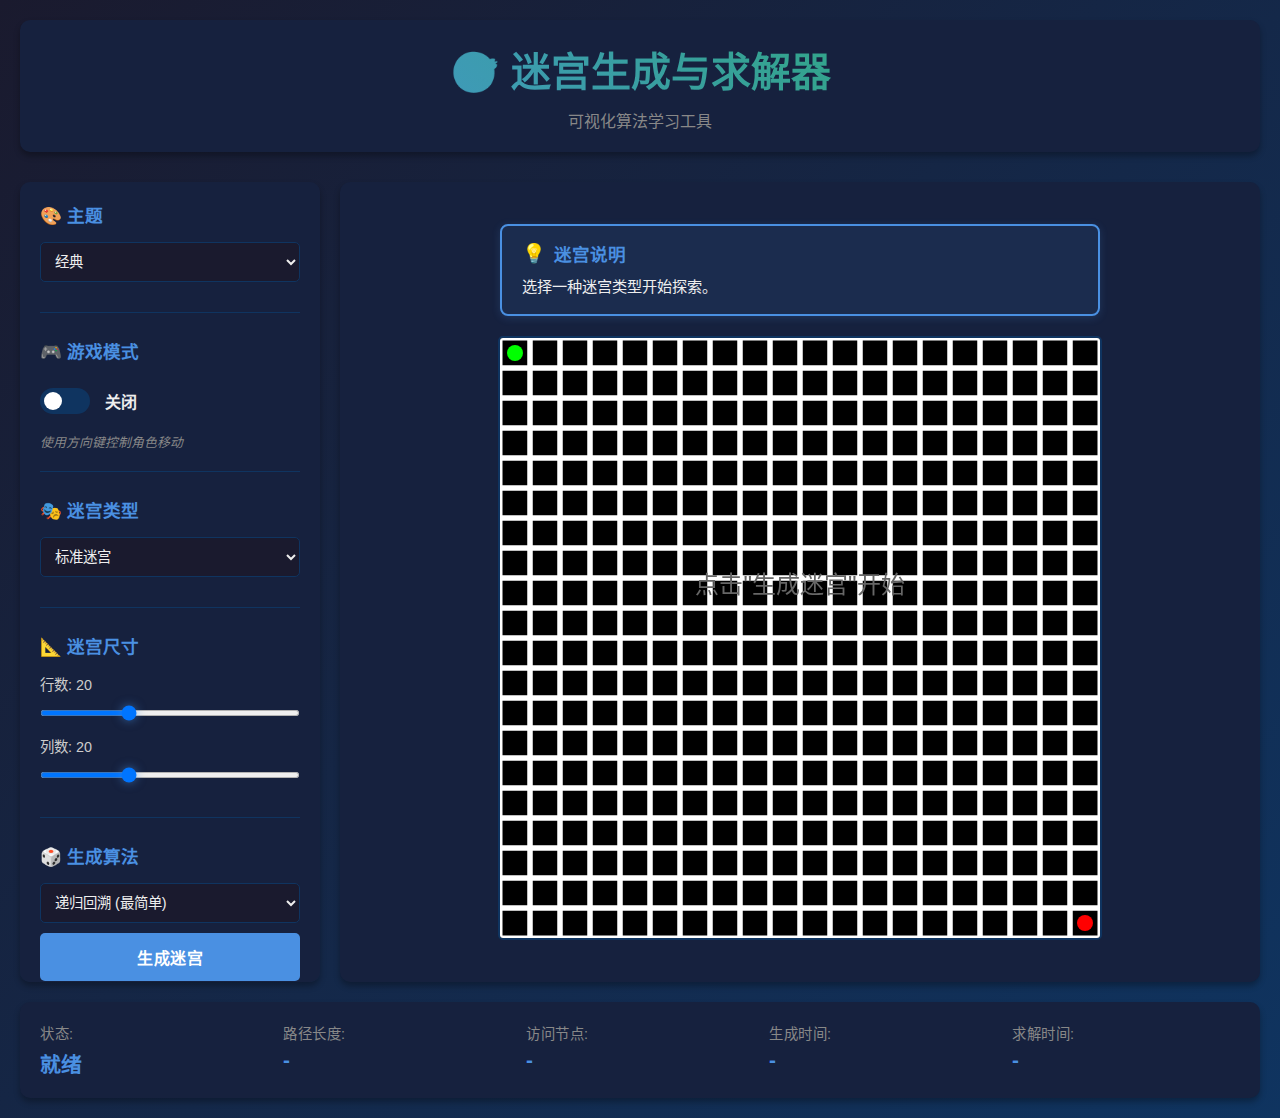
<file: index.html>
<!DOCTYPE html>
<html lang="zh-CN">
<head>
    <meta charset="UTF-8">
    <meta name="viewport" content="width=device-width, initial-scale=1.0">
    <title>迷宫生成与求解器</title>
    <link rel="stylesheet" href="css/style.css">
</head>
<body>
    <div class="container">
        <header>
            <h1>🎯 迷宫生成与求解器</h1>
            <p class="subtitle">可视化算法学习工具</p>
        </header>

        <div class="main-content">
            <div class="controls-panel">
                <div class="control-section">
                    <h3>🎨 主题</h3>
                    <select id="themeSelect" class="control-select">
                        <option value="classic">经典</option>
                        <option value="neon">霜虹</option>
                        <option value="nature">自然</option>
                        <option value="cyberpunk">赛博朋克</option>
                        <option value="minimal">极简</option>
                    </select>
                </div>

                <div class="control-section">
                    <h3>🎮 游戏模式</h3>
                    <div class="game-mode-toggle">
                        <label class="toggle-switch">
                            <input type="checkbox" id="gameModeToggle">
                            <span class="toggle-slider"></span>
                        </label>
                        <span id="gameModeStatus" class="toggle-label">关闭</span>
                    </div>
                    <p class="toggle-hint">使用方向键控制角色移动</p>
                    <p class="toggle-hint" id="stairsHint" style="display: none;">PageUp/PageDown 或 U/D 键上下楼梯</p>
                    <p class="hex-controls-hint" id="hexControlsHint">六边形迷宫：使用WASD键和QE键移动</p>
                </div>

                <div class="control-section">
                    <h3>🎭️ 迷宫类型</h3>
                    <select id="mazeTypeSelect" class="control-select">
                        <option value="standard">标准迷宫</option>
                        <option value="multilayer">多层3D迷宫</option>
                        <option value="weighted">加权迷宫</option>
                        <option value="dynamic">动态迷宫</option>
                        <option value="hex">六边形迷宫</option>
                        <option value="circular">环形迷宫</option>
                        <!--
                        <option value="island">岛屿迷宫</option>
                    -->
                        <option value="portal">传送门迷宫</option>
                        <option value="quantum">量子迷宫</option>
                        <option value="relativity">相对论迷宫</option>
                        <option value="4d">四维迷宫</option>
                        <option value="chaos">混沌迷宫</option>
                        <option value="infinite">无限迷宫</option>
                    </select>
                    <div class="control-group" id="layersControl" style="display:none; margin-top: 10px;">
                        <label>层数: <span id="layersValue">3</span></label>
                        <input type="range" id="layersInput" min="2" max="10" value="3">
                        <div class="layer-nav" style="margin-top: 10px; display: flex; gap: 5px;">
                            <button id="prevLayerBtn" class="btn btn-info" style="flex: 1; padding: 8px;">← 上一层</button>
                            <button id="nextLayerBtn" class="btn btn-info" style="flex: 1; padding: 8px;">下一层 →</button>
                        </div>
                    </div>
                    <div class="control-group" id="ringsControl" style="display:none; margin-top: 10px;">
                        <label>环数: <span id="ringsValue">10</span></label>
                        <input type="range" id="ringsInput" min="3" max="50" value="10">
                    </div>
                </div>

                <div class="control-section">
                    <h3>📐 迷宫尺寸</h3>
                    <div class="control-group">
                        <label>行数: <span id="rowsValue">20</span></label>
                        <input type="range" id="rowsInput" min="5" max="50" value="20">
                    </div>
                    <div class="control-group">
                        <label>列数: <span id="colsValue">20</span></label>
                        <input type="range" id="colsInput" min="5" max="50" value="20">
                    </div>
                </div>

                <div class="control-section">
                    <h3>🎲 生成算法</h3>
                    <select id="generatorSelect" class="control-select">
                        <option value="recursiveBacktracking">递归回溯 (最简单)</option>
                        <option value="prim">Prim算法</option>
                        <option value="kruskal">Kruskal算法</option>
                        <option value="recursiveDivision">递归分割</option>
                        <option value="wilson">Wilson算法</option>
                        <option value="eller">Eller算法</option>
                        <option value="binaryTree">二叉树</option>
                        <option value="sidewinder">Sidewinder</option>
                    </select>
                    <button id="generateBtn" class="btn btn-primary">生成迷宫</button>
                </div>

                <div class="control-section">
                    <h3>🔍 求解算法</h3>
                    <select id="solverSelect" class="control-select">
                        <option value="bfs">广度优先搜索 (BFS)</option>
                        <option value="dfs">深度优先搜索 (DFS)</option>
                        <option value="astar">A* 算法</option>
                        <option value="dijkstra">Dijkstra算法</option>
                        <option value="bidirectionalBFS">双向BFS</option>
                        <option value="greedy">贪心最佳优先</option>
                        <option value="jps">跳点搜索 (JPS)</option>
                    </select>
                    <button id="solveBtn" class="btn btn-success">求解迷宫</button>
                </div>

                <div class="control-section">
                    <h3>⚡ 动画速度</h3>
                    <div class="speed-controls">
                        <button class="btn-speed" data-speed="1">极慢</button>
                        <button class="btn-speed" data-speed="5">慢</button>
                        <button class="btn-speed active" data-speed="10">中</button>
                        <button class="btn-speed" data-speed="20">快</button>
                        <button class="btn-speed" data-speed="0">瞬间</button>
                    </div>
                </div>

                <div class="control-section">
                    <h3>🎮 操作</h3>
                    <button id="clearBtn" class="btn btn-warning">清除路径</button>
                    <button id="resetBtn" class="btn btn-danger">重置迷宫</button>
                    <button id="exportBtn" class="btn btn-info">导出PNG</button>
                </div>

                <div class="control-section">
                    <h3>🛠️ 高级功能</h3>
                    <button id="compareBtn" class="btn btn-info">算法对比</button>
                    <button id="distanceMapBtn" class="btn btn-info">距离图</button>
                    <button id="editorBtn" class="btn btn-warning">手动编辑</button>
                    <button id="fogModeBtn" class="btn btn-success">迷雾模式</button>
                    <button id="timeTrialBtn" class="btn btn-danger">限时挑战</button>
                </div>

                <div class="control-section">
                    <h3>🚀 扩展功能</h3>
                    <button id="exportJSONBtn" class="btn btn-info">导出JSON</button>
                    <button id="exportSVGBtn" class="btn btn-info">导出SVG</button>
                    <button id="heatmapBtn" class="btn btn-warning">热力图</button>
                </div>
            </div>

            <div class="canvas-section">
                <div class="maze-description" id="mazeDescription">
                    <h3 id="mazeDescTitle">迷宫说明</h3>
                    <p id="mazeDescText">选择一种迷宫类型开始探索。</p>
                </div>
                <canvas id="mazeCanvas"></canvas>
                <div class="canvas-overlay" id="canvasOverlay">
                    <p>点击"生成迷宫"开始</p>
                </div>
            </div>
        </div>

        <div class="info-panel">
            <div class="info-item">
                <span class="info-label">状态:</span>
                <span id="statusText" class="info-value">就绪</span>
            </div>
            <div class="info-item">
                <span class="info-label">路径长度:</span>
                <span id="pathLength" class="info-value">-</span>
            </div>
            <div class="info-item">
                <span class="info-label">访问节点:</span>
                <span id="visitedNodes" class="info-value">-</span>
            </div>
            <div class="info-item">
                <span class="info-label">生成时间:</span>
                <span id="genTime" class="info-value">-</span>
            </div>
            <div class="info-item">
                <span class="info-label">求解时间:</span>
                <span id="solveTime" class="info-value">-</span>
            </div>
        </div>
    </div>

    <!-- 核心系统 -->
    <script src="js/maze.js"></script>
    <script src="js/generator.js"></script>
    <script src="js/solver.js"></script>
    <script src="js/renderer.js"></script>
    
    <!-- 第7阶段：高级扩展 -->
    <script src="js/extensions-advanced.js"></script>
    
    <!-- 第8阶段：复杂迷宫 -->
    <script src="js/complex-mazes.js"></script>
    <script src="js/complex-renderer.js"></script>
    
    <!-- 第9阶段：超复杂迷宫 -->
    <script src="js/advanced-mazes.js"></script>
    
    <!-- 控制器和主应用 -->
    <script src="js/extensions.js"></script>
    <script src="js/main-controller.js"></script>
    <!-- controls.js 已被 main-controller.js 替代 -->
</body>
</html>
</file>
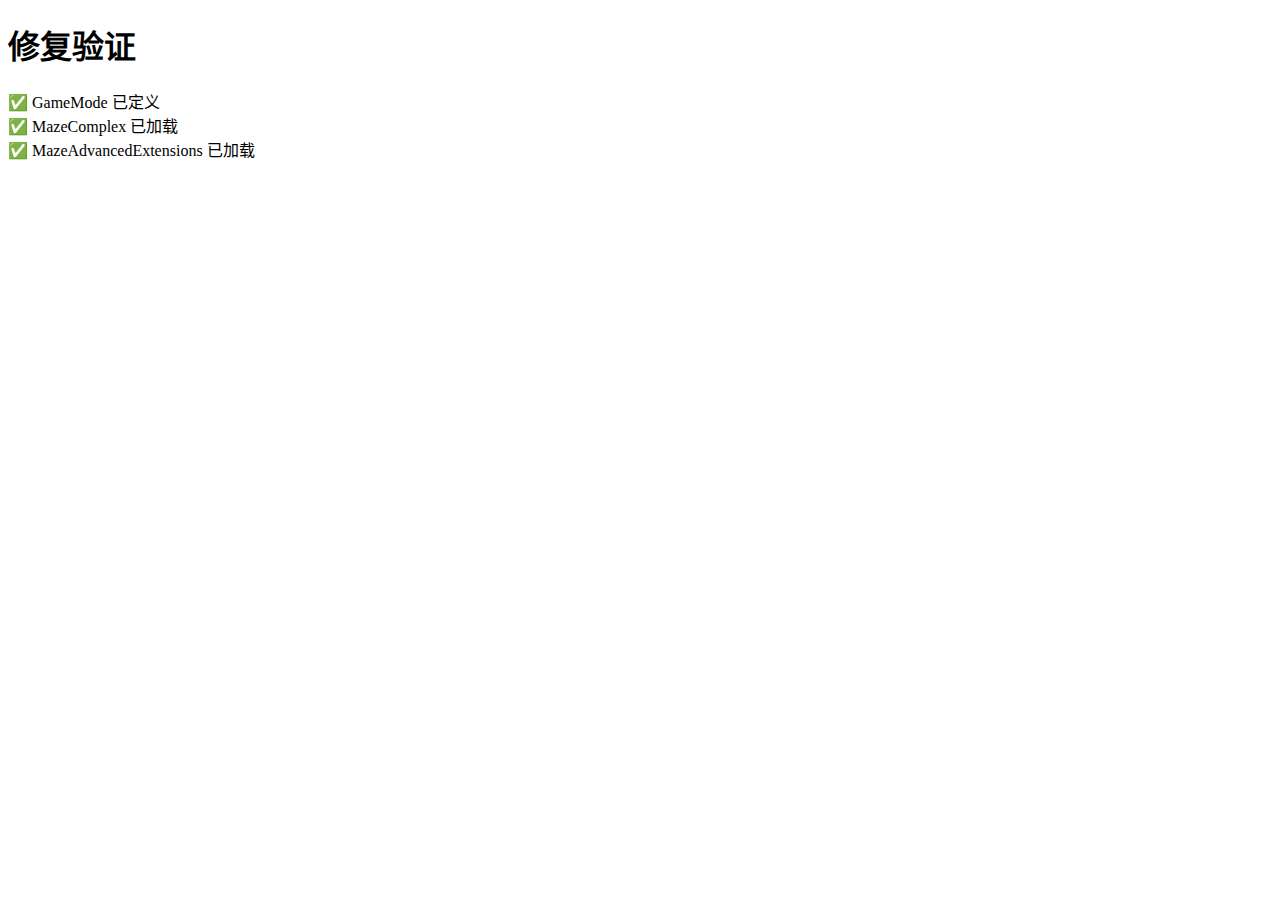
<file: test-fix.html>
<!DOCTYPE html>
<html lang="zh-CN">
<head>
    <meta charset="UTF-8">
    <title>修复测试</title>
</head>
<body>
    <h1>修复验证</h1>
    <div id="status">正在检查...</div>
    
    <script>
        const checks = [];
        
        // 检查 1: GameMode 是否定义
        setTimeout(() => {
            if (typeof GameMode !== 'undefined') {
                checks.push('✅ GameMode 已定义');
            } else {
                checks.push('❌ GameMode 未定义');
            }
            
            // 检查 2: 复杂迷宫类是否定义
            if (typeof MazeComplex !== 'undefined') {
                checks.push('✅ MazeComplex 已加载');
            } else {
                checks.push('❌ MazeComplex 未加载');
            }
            
            // 检查 3: 高级扩展是否定义
            if (typeof MazeAdvancedExtensions !== 'undefined') {
                checks.push('✅ MazeAdvancedExtensions 已加载');
            } else {
                checks.push('❌ MazeAdvancedExtensions 未加载');
            }
            
            // 显示结果
            document.getElementById('status').innerHTML = checks.join('<br>');
        }, 100);
    </script>
    
    <!-- 加载必要的脚本 -->
    <script src="js/maze.js"></script>
    <script src="js/generator.js"></script>
    <script src="js/solver.js"></script>
    <script src="js/renderer.js"></script>
    <script src="js/extensions-advanced.js"></script>
    <script src="js/complex-mazes.js"></script>
    <script src="js/complex-renderer.js"></script>
    <script src="js/advanced-mazes.js"></script>
    <script src="js/extensions.js"></script>
</body>
</html>
</file>
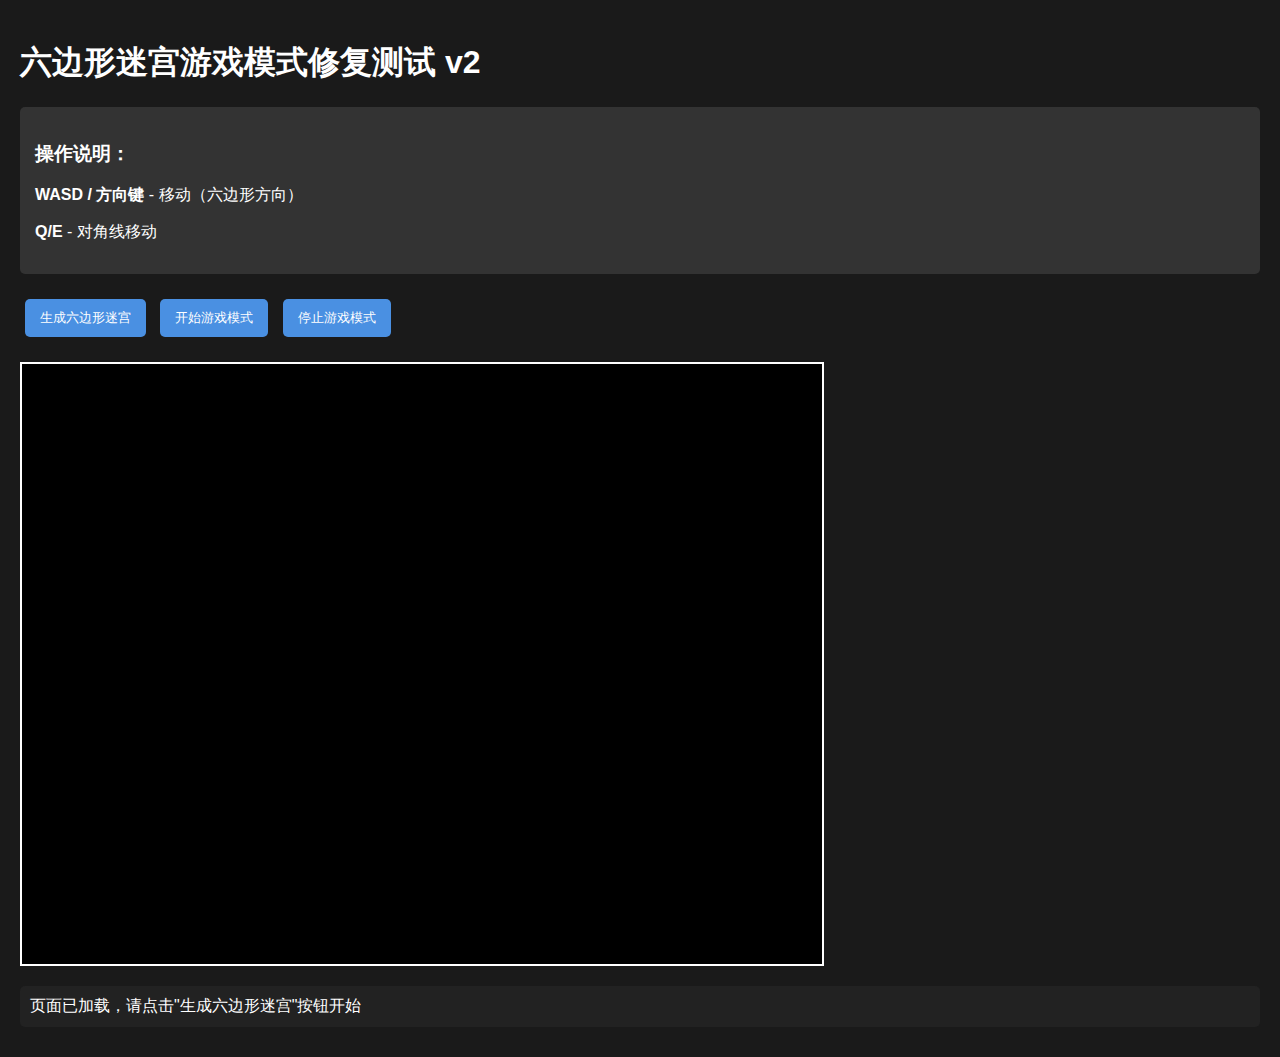
<file: test-hex-fix-v2.html>
<!DOCTYPE html>
<html>
<head>
    <title>六边形迷宫游戏模式修复测试 v2</title>
    <style>
        body { 
            margin: 0; 
            padding: 20px; 
            background: #1a1a1a; 
            color: white;
            font-family: Arial, sans-serif;
        }
        canvas { 
            border: 2px solid #fff; 
            background: #000; 
            display: block;
            margin: 20px 0;
        }
        .controls {
            margin: 20px 0;
        }
        button {
            padding: 10px 15px;
            margin: 5px;
            background: #4a90e2;
            color: white;
            border: none;
            border-radius: 5px;
            cursor: pointer;
        }
        button:hover {
            background: #3a80d2;
        }
        .instructions {
            background: #333;
            padding: 15px;
            border-radius: 5px;
            margin: 20px 0;
        }
        #status {
            padding: 10px;
            background: #222;
            border-radius: 5px;
            margin: 10px 0;
        }
    </style>
</head>
<body>
    <h1>六边形迷宫游戏模式修复测试 v2</h1>
    
    <div class="instructions">
        <h3>操作说明：</h3>
        <p><strong>WASD / 方向键</strong> - 移动（六边形方向）</p>
        <p><strong>Q/E</strong> - 对角线移动</p>
    </div>
    
    <div class="controls">
        <button id="generateBtn">生成六边形迷宫</button>
        <button id="startGameBtn">开始游戏模式</button>
        <button id="stopGameBtn">停止游戏模式</button>
    </div>
    
    <canvas id="canvas" width="800" height="600"></canvas>
    
    <div id="status">就绪</div>

    <!-- 核心系统 -->
    <script src="js/maze.js"></script>
    <script src="js/generator.js"></script>
    <script src="js/solver.js"></script>
    
    <!-- 第8阶段：复杂迷宫 -->
    <script src="js/complex-mazes.js"></script>
    <script src="js/complex-renderer.js"></script>
    
    <!-- 第7阶段：扩展功能 -->
    <script src="js/extensions.js"></script>
    
    <script>
        let hexMaze, renderer, gameMode;
        const canvas = document.getElementById('canvas');
        const status = document.getElementById('status');
        
        // 生成迷宫
        document.getElementById('generateBtn').addEventListener('click', async () => {
            try {
                status.textContent = '正在生成六边形迷宫...';
                
                // 创建六边形迷宫 (10x10)
                hexMaze = new MazeComplex.HexMaze(10, 10);
                
                // 创建渲染器
                renderer = new MazeComplexRenderers.HexRenderer(canvas, hexMaze);
                
                // 生成迷宫
                const generator = new RecursiveBacktrackingGenerator(hexMaze);
                generator.renderer = renderer;
                await generator.generate(0); // 瞬间生成
                
                // 绘制迷宫
                renderer.draw();
                
                status.textContent = '六边形迷宫已生成';
            } catch (error) {
                console.error('生成迷宫失败:', error);
                status.textContent = '生成失败: ' + error.message;
            }
        });
        
        // 开始游戏模式
        document.getElementById('startGameBtn').addEventListener('click', () => {
            if (!hexMaze || !renderer) {
                status.textContent = '请先生成迷宫';
                return;
            }
            
            try {
                // 停止现有游戏模式
                if (gameMode) {
                    gameMode.stop();
                }
                
                // 创建并启动游戏模式
                gameMode = new GameMode(hexMaze, renderer);
                gameMode.start();
                
                status.textContent = '游戏模式已启动 - 使用WASD/QE键移动';
            } catch (error) {
                console.error('启动游戏模式失败:', error);
                status.textContent = '启动失败: ' + error.message;
            }
        });
        
        // 停止游戏模式
        document.getElementById('stopGameBtn').addEventListener('click', () => {
            if (gameMode) {
                gameMode.stop();
                gameMode = null;
                status.textContent = '游戏模式已停止';
                
                // 重新绘制迷宫
                if (renderer) {
                    renderer.draw();
                }
            }
        });
        
        // 页面加载完成后显示提示
        window.addEventListener('load', () => {
            status.textContent = '页面已加载，请点击"生成六边形迷宫"按钮开始';
        });
    </script>
</body>
</html>
</file>
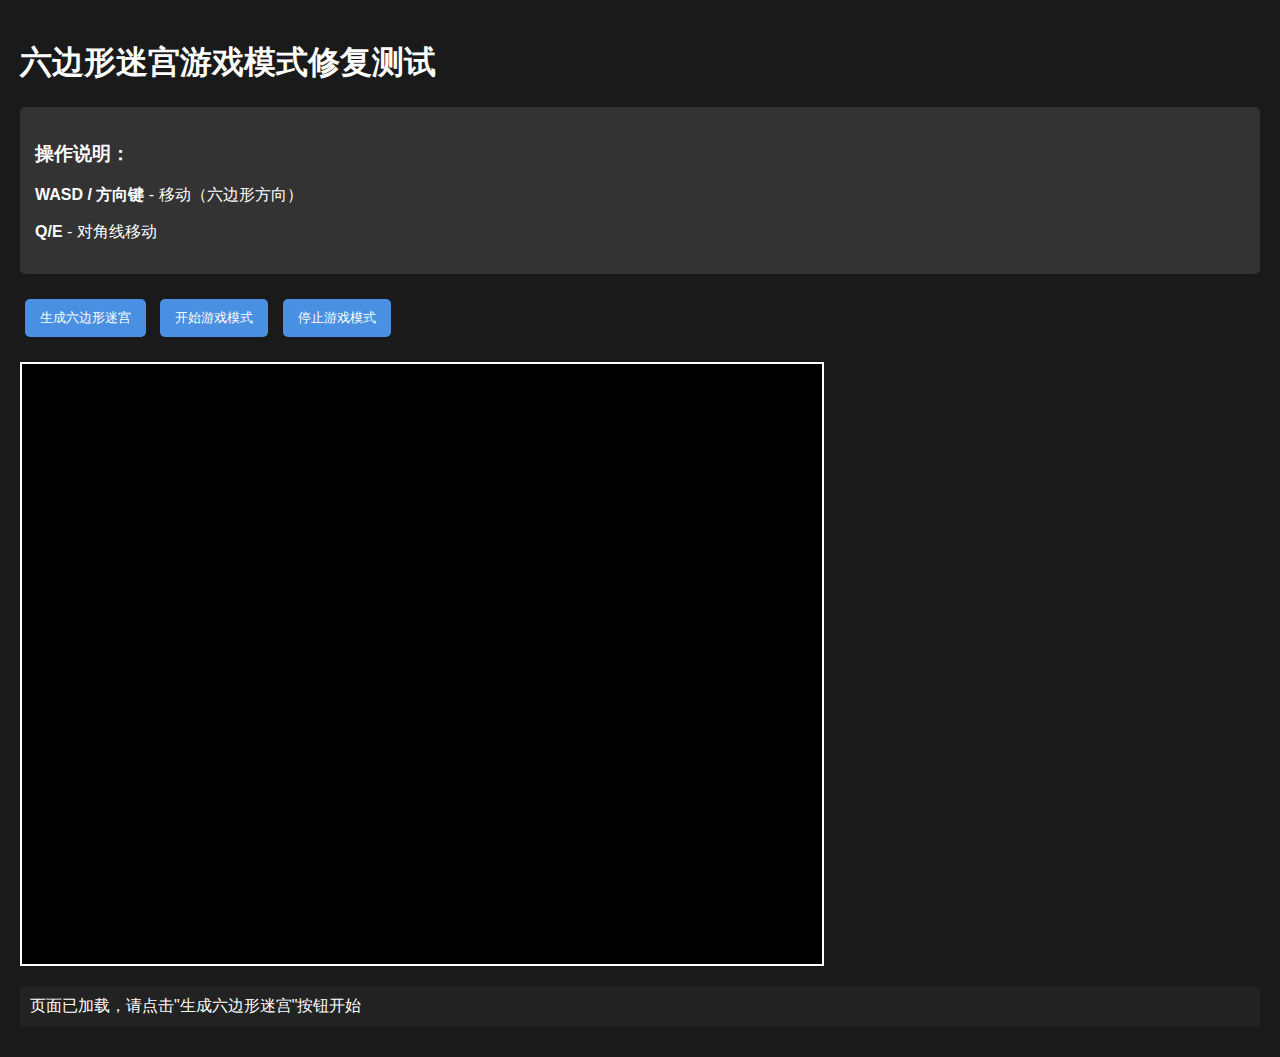
<file: test-hex-fix.html>
<!DOCTYPE html>
<html>
<head>
    <title>六边形迷宫游戏模式修复测试</title>
    <style>
        body { 
            margin: 0; 
            padding: 20px; 
            background: #1a1a1a; 
            color: white;
            font-family: Arial, sans-serif;
        }
        canvas { 
            border: 2px solid #fff; 
            background: #000; 
            display: block;
            margin: 20px 0;
        }
        .controls {
            margin: 20px 0;
        }
        button {
            padding: 10px 15px;
            margin: 5px;
            background: #4a90e2;
            color: white;
            border: none;
            border-radius: 5px;
            cursor: pointer;
        }
        button:hover {
            background: #3a80d2;
        }
        .instructions {
            background: #333;
            padding: 15px;
            border-radius: 5px;
            margin: 20px 0;
        }
        #status {
            padding: 10px;
            background: #222;
            border-radius: 5px;
            margin: 10px 0;
        }
    </style>
</head>
<body>
    <h1>六边形迷宫游戏模式修复测试</h1>
    
    <div class="instructions">
        <h3>操作说明：</h3>
        <p><strong>WASD / 方向键</strong> - 移动（六边形方向）</p>
        <p><strong>Q/E</strong> - 对角线移动</p>
    </div>
    
    <div class="controls">
        <button id="generateBtn">生成六边形迷宫</button>
        <button id="startGameBtn">开始游戏模式</button>
        <button id="stopGameBtn">停止游戏模式</button>
    </div>
    
    <canvas id="canvas" width="800" height="600"></canvas>
    
    <div id="status">就绪</div>

    <!-- 核心系统 -->
    <script src="js/maze.js"></script>
    <script src="js/generator.js"></script>
    <script src="js/solver.js"></script>
    
    <!-- 第8阶段：复杂迷宫 -->
    <script src="js/complex-mazes.js"></script>
    <script src="js/complex-renderer.js"></script>
    
    <!-- 第7阶段：扩展功能 -->
    <script src="js/extensions.js"></script>
    
    <script>
        let hexMaze, renderer, gameMode;
        const canvas = document.getElementById('canvas');
        const status = document.getElementById('status');
        
        // 生成迷宫
        document.getElementById('generateBtn').addEventListener('click', async () => {
            try {
                status.textContent = '正在生成六边形迷宫...';
                
                // 创建六边形迷宫 (10x10)
                hexMaze = new MazeComplex.HexMaze(10, 10);
                
                // 创建渲染器
                renderer = new MazeComplexRenderers.HexRenderer(canvas, hexMaze);
                
                // 生成迷宫
                const generator = new RecursiveBacktrackingGenerator(hexMaze);
                generator.renderer = renderer;
                await generator.generate(0); // 瞬间生成
                
                // 绘制迷宫
                renderer.draw();
                
                status.textContent = '六边形迷宫已生成';
            } catch (error) {
                console.error('生成迷宫失败:', error);
                status.textContent = '生成失败: ' + error.message;
            }
        });
        
        // 开始游戏模式
        document.getElementById('startGameBtn').addEventListener('click', () => {
            if (!hexMaze || !renderer) {
                status.textContent = '请先生成迷宫';
                return;
            }
            
            try {
                // 停止现有游戏模式
                if (gameMode) {
                    gameMode.stop();
                }
                
                // 创建并启动游戏模式
                gameMode = new GameMode(hexMaze, renderer);
                gameMode.start();
                
                status.textContent = '游戏模式已启动 - 使用WASD/QE键移动';
            } catch (error) {
                console.error('启动游戏模式失败:', error);
                status.textContent = '启动失败: ' + error.message;
            }
        });
        
        // 停止游戏模式
        document.getElementById('stopGameBtn').addEventListener('click', () => {
            if (gameMode) {
                gameMode.stop();
                gameMode = null;
                status.textContent = '游戏模式已停止';
                
                // 重新绘制迷宫
                if (renderer) {
                    renderer.draw();
                }
            }
        });
        
        // 页面加载完成后显示提示
        window.addEventListener('load', () => {
            status.textContent = '页面已加载，请点击"生成六边形迷宫"按钮开始';
        });
    </script>
</body>
</html>
</file>
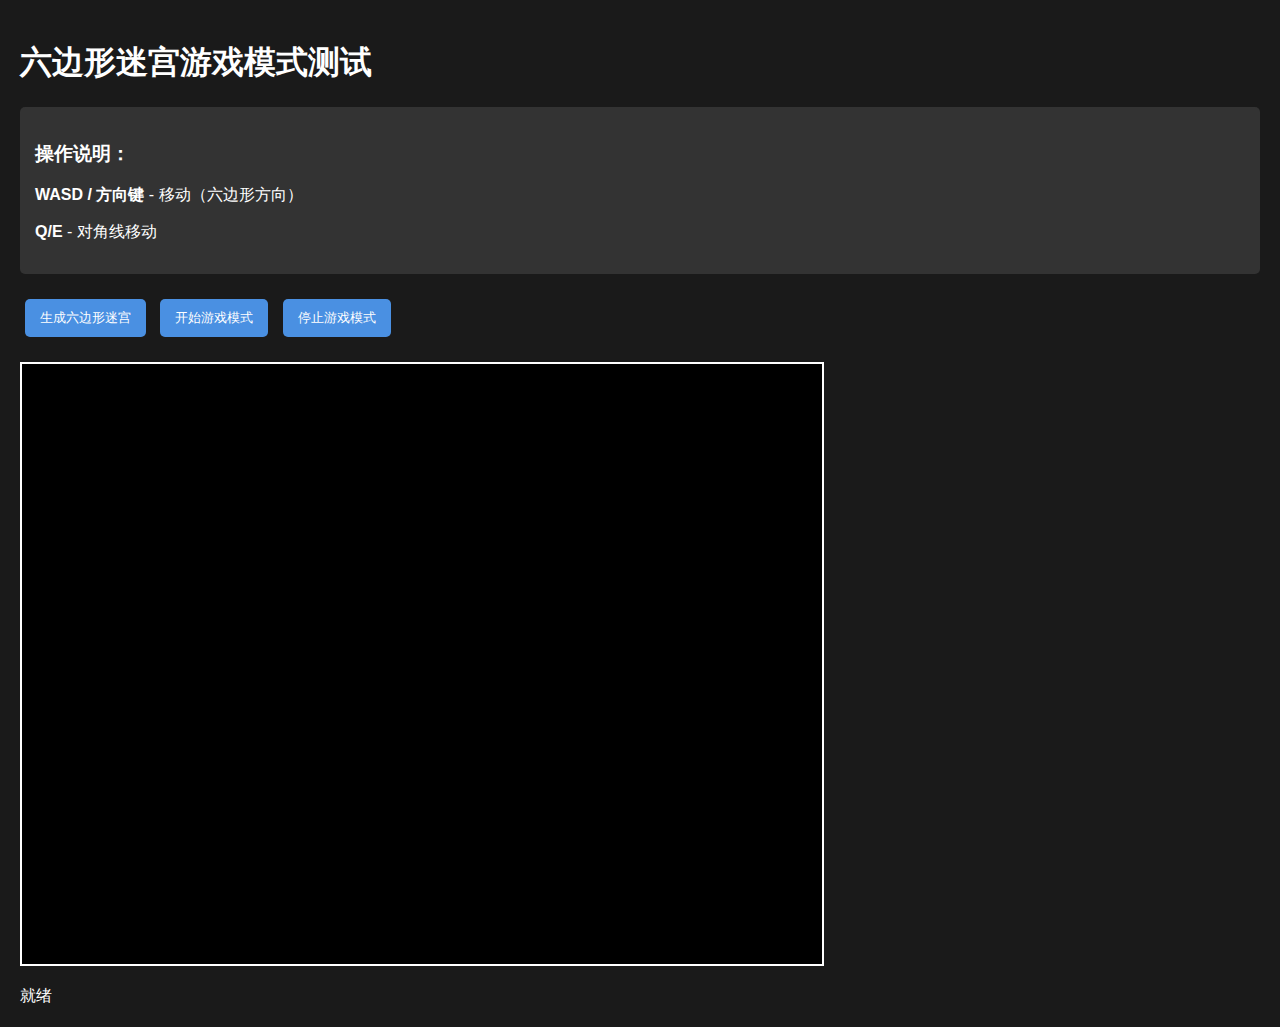
<file: test-hex-game.html>
<!DOCTYPE html>
<html>
<head>
    <title>六边形迷宫游戏模式测试</title>
    <style>
        body { 
            margin: 0; 
            padding: 20px; 
            background: #1a1a1a; 
            color: white;
            font-family: Arial, sans-serif;
        }
        canvas { 
            border: 2px solid #fff; 
            background: #000; 
            display: block;
            margin: 20px 0;
        }
        .controls {
            margin: 20px 0;
        }
        button {
            padding: 10px 15px;
            margin: 5px;
            background: #4a90e2;
            color: white;
            border: none;
            border-radius: 5px;
            cursor: pointer;
        }
        button:hover {
            background: #3a80d2;
        }
        .instructions {
            background: #333;
            padding: 15px;
            border-radius: 5px;
            margin: 20px 0;
        }
    </style>
</head>
<body>
    <h1>六边形迷宫游戏模式测试</h1>
    
    <div class="instructions">
        <h3>操作说明：</h3>
        <p><strong>WASD / 方向键</strong> - 移动（六边形方向）</p>
        <p><strong>Q/E</strong> - 对角线移动</p>
    </div>
    
    <div class="controls">
        <button id="generateBtn">生成六边形迷宫</button>
        <button id="startGameBtn">开始游戏模式</button>
        <button id="stopGameBtn">停止游戏模式</button>
    </div>
    
    <canvas id="canvas" width="800" height="600"></canvas>
    
    <div id="status">就绪</div>

    <!-- 核心系统 -->
    <script src="js/maze.js"></script>
    <script src="js/generator.js"></script>
    <script src="js/solver.js"></script>
    
    <!-- 第8阶段：复杂迷宫 -->
    <script src="js/complex-mazes.js"></script>
    <script src="js/complex-renderer.js"></script>
    
    <!-- 第7阶段：扩展功能 -->
    <script src="js/extensions.js"></script>
    
    <script>
        let hexMaze, renderer, gameMode;
        const canvas = document.getElementById('canvas');
        const status = document.getElementById('status');
        
        // 生成迷宫
        document.getElementById('generateBtn').addEventListener('click', async () => {
            try {
                // 创建六边形迷宫 (10x10)
                hexMaze = new MazeComplex.HexMaze(10, 10);
                
                // 创建渲染器
                renderer = new MazeComplexRenderers.HexRenderer(canvas, hexMaze);
                
                // 生成迷宫
                const generator = new RecursiveBacktrackingGenerator(hexMaze);
                generator.renderer = renderer;
                await generator.generate(0); // 瞬间生成
                
                // 绘制迷宫
                renderer.draw();
                
                status.textContent = '六边形迷宫已生成';
            } catch (error) {
                console.error('生成迷宫失败:', error);
                status.textContent = '生成失败: ' + error.message;
            }
        });
        
        // 开始游戏模式
        document.getElementById('startGameBtn').addEventListener('click', () => {
            if (!hexMaze || !renderer) {
                status.textContent = '请先生成迷宫';
                return;
            }
            
            try {
                // 停止现有游戏模式
                if (gameMode) {
                    gameMode.stop();
                }
                
                // 创建并启动游戏模式
                gameMode = new GameMode(hexMaze, renderer);
                gameMode.start();
                
                status.textContent = '游戏模式已启动 - 使用WASD/QE键移动';
            } catch (error) {
                console.error('启动游戏模式失败:', error);
                status.textContent = '启动失败: ' + error.message;
            }
        });
        
        // 停止游戏模式
        document.getElementById('stopGameBtn').addEventListener('click', () => {
            if (gameMode) {
                gameMode.stop();
                gameMode = null;
                status.textContent = '游戏模式已停止';
                
                // 重新绘制迷宫
                if (renderer) {
                    renderer.draw();
                }
            }
        });
    </script>
</body>
</html>
</file>
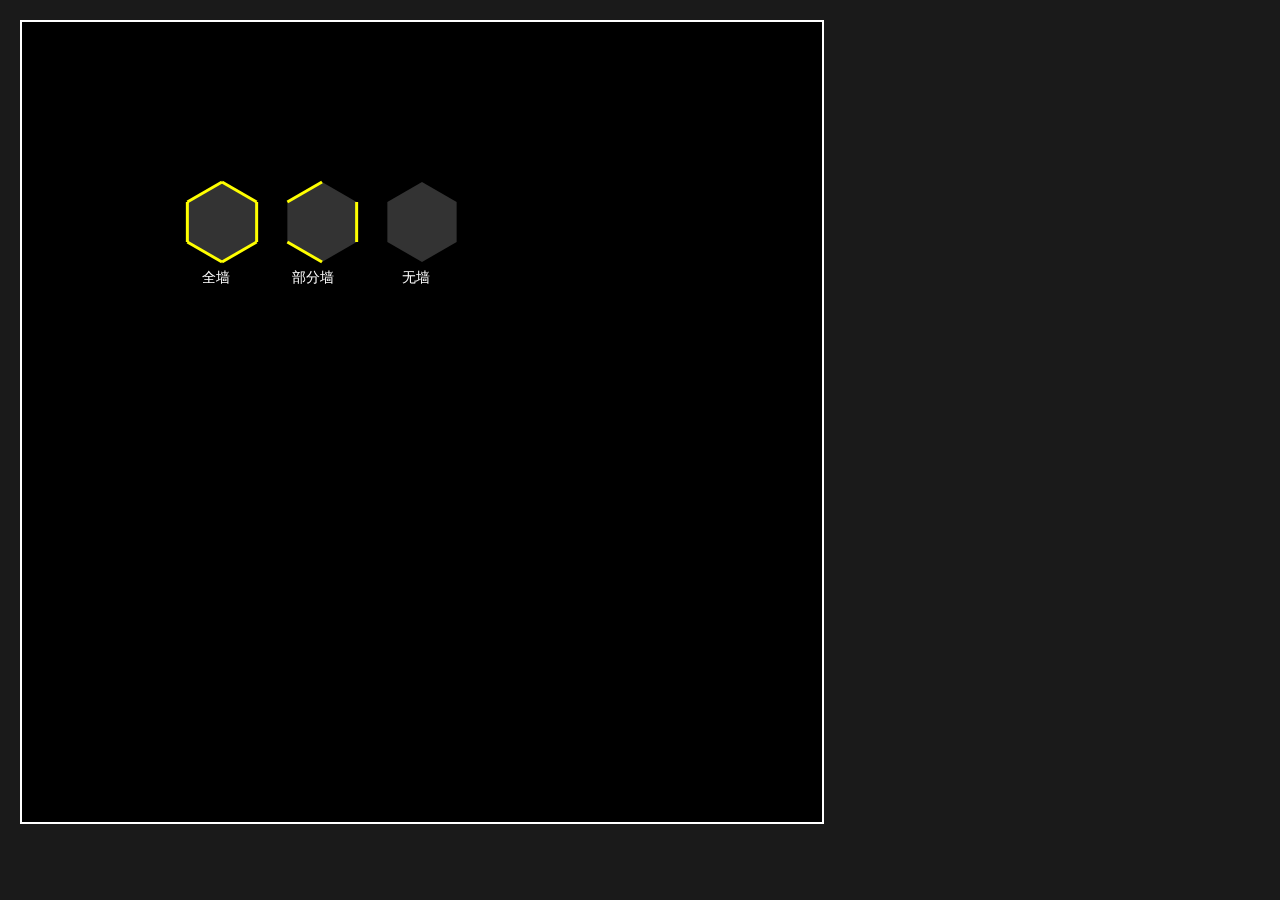
<file: test-hex.html>
<!DOCTYPE html>
<html>
<head>
    <title>六边形迷宫测试</title>
    <style>
        body { margin: 0; padding: 20px; background: #1a1a1a; }
        canvas { border: 2px solid #fff; background: #000; }
    </style>
</head>
<body>
    <canvas id="canvas" width="800" height="800"></canvas>
    <script>
        const canvas = document.getElementById('canvas');
        const ctx = canvas.getContext('2d');
        
        // 简单的六边形绘制测试
        function drawHex(x, y, size, walls) {
            // 背景
            ctx.fillStyle = '#333';
            ctx.beginPath();
            for (let i = 0; i < 6; i++) {
                const angle = (Math.PI / 3) * i - Math.PI / 6;
                const px = x + size * Math.cos(angle);
                const py = y + size * Math.sin(angle);
                if (i === 0) ctx.moveTo(px, py);
                else ctx.lineTo(px, py);
            }
            ctx.closePath();
            ctx.fill();
            
            // 墙壁
            ctx.strokeStyle = '#ffff00';
            ctx.lineWidth = 3;
            for (let i = 0; i < 6; i++) {
                if (walls[i]) {
                    const angle1 = (Math.PI / 3) * i - Math.PI / 6;
                    const angle2 = (Math.PI / 3) * (i + 1) - Math.PI / 6;
                    const x1 = x + size * Math.cos(angle1);
                    const y1 = y + size * Math.sin(angle1);
                    const x2 = x + size * Math.cos(angle2);
                    const y2 = y + size * Math.sin(angle2);
                    ctx.beginPath();
                    ctx.moveTo(x1, y1);
                    ctx.lineTo(x2, y2);
                    ctx.stroke();
                }
            }
        }
        
        // 测试：绘制几个六边形
        drawHex(200, 200, 40, [true, true, true, true, true, true]); // 全墙
        drawHex(300, 200, 40, [true, false, true, false, true, false]); // 部分墙
        drawHex(400, 200, 40, [false, false, false, false, false, false]); // 无墙
        
        ctx.fillStyle = '#fff';
        ctx.font = '14px Arial';
        ctx.fillText('全墙', 180, 260);
        ctx.fillText('部分墙', 270, 260);
        ctx.fillText('无墙', 380, 260);
    </script>
</body>
</html>
</file>
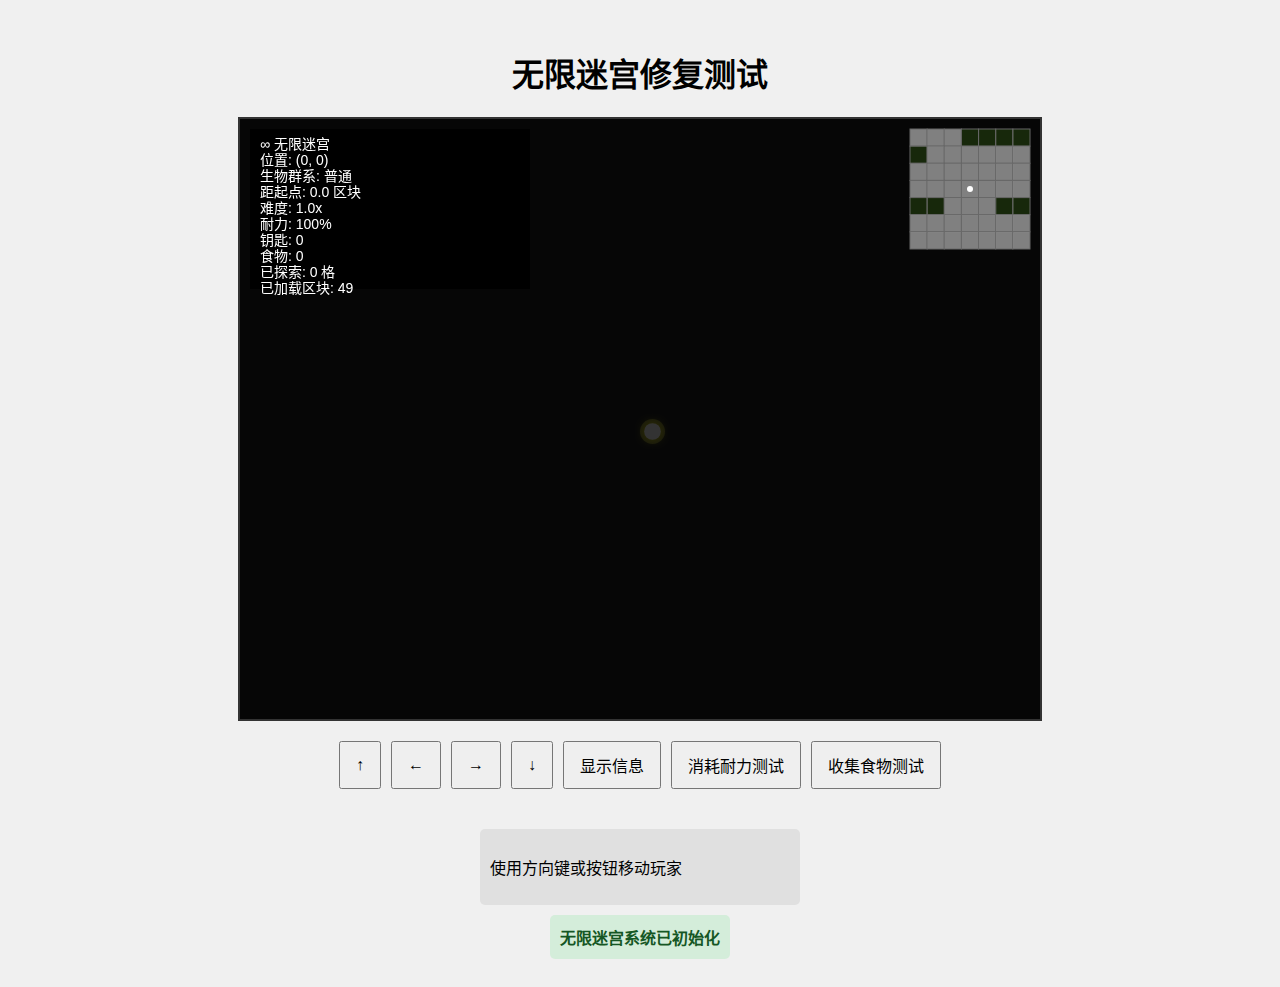
<file: test-infinite-maze-fix.html>
<!DOCTYPE html>
<html lang="zh-CN">
<head>
    <meta charset="UTF-8">
    <meta name="viewport" content="width=device-width, initial-scale=1.0">
    <title>无限迷宫修复测试</title>
    <style>
        body {
            font-family: Arial, sans-serif;
            display: flex;
            flex-direction: column;
            align-items: center;
            padding: 20px;
            background-color: #f0f0f0;
        }
        #mazeCanvas {
            border: 2px solid #333;
            background-color: #fff;
        }
        .controls {
            margin: 20px 0;
            display: flex;
            gap: 10px;
        }
        button {
            padding: 10px 15px;
            font-size: 16px;
            cursor: pointer;
        }
        .info {
            margin-top: 20px;
            padding: 10px;
            background-color: #e0e0e0;
            border-radius: 5px;
            min-width: 300px;
        }
        .status {
            margin-top: 10px;
            padding: 10px;
            border-radius: 5px;
            text-align: center;
            font-weight: bold;
        }
        .success {
            background-color: #d4edda;
            color: #155724;
        }
        .warning {
            background-color: #fff3cd;
            color: #856404;
        }
        .danger {
            background-color: #f8d7da;
            color: #721c24;
        }
    </style>
</head>
<body>
    <h1>无限迷宫修复测试</h1>
    <canvas id="mazeCanvas" width="800" height="600"></canvas>
    
    <div class="controls">
        <button onclick="moveUp()">↑</button>
        <button onclick="moveLeft()">←</button>
        <button onclick="moveRight()">→</button>
        <button onclick="moveDown()">↓</button>
        <button onclick="showInfo()">显示信息</button>
        <button onclick="consumeStamina()">消耗耐力测试</button>
        <button onclick="collectFood()">收集食物测试</button>
    </div>
    
    <div class="info" id="infoPanel">
        <p>使用方向键或按钮移动玩家</p>
    </div>
    
    <div class="status" id="statusPanel">
        <p>状态面板</p>
    </div>

    <!-- 加载必要的脚本 -->
    <script src="js/maze.js"></script>
    <script src="js/generator.js"></script>
    <script src="js/advanced-mazes.js"></script>
    <script src="js/complex-mazes.js"></script>
    <script src="js/complex-renderer.js"></script>

    <script>
        let infiniteMaze;
        let renderer;
        
        // 初始化无限迷宫
        function init() {
            const canvas = document.getElementById('mazeCanvas');
            infiniteMaze = new MazeAdvanced.InfiniteMaze(20);
            
            // 加载初始区块
            infiniteMaze.loadChunksAround(0, 0);
            
            // 创建渲染器
            renderer = new MazeComplexRenderers.InfiniteRenderer(canvas, infiniteMaze);
            
            // 生成迷宫
            generateMaze();
        }
        
        // 生成迷宫
        function generateMaze() {
            // 为每个区块生成迷宫
            const chunks = Array.from(infiniteMaze.chunks.values());
            chunks.forEach(chunk => {
                const generator = new RecursiveBacktrackingGenerator(chunk);
                generator.generate(0); // 瞬间生成
            });
            
            // 确保连接
            infiniteMaze.ensureAllConnections();
            
            // 绘制
            renderer.draw();
        }
        
        // 移动函数
        function moveUp() {
            movePlayer(infiniteMaze.playerPos.row - 1, infiniteMaze.playerPos.col);
        }
        
        function moveDown() {
            movePlayer(infiniteMaze.playerPos.row + 1, infiniteMaze.playerPos.col);
        }
        
        function moveLeft() {
            movePlayer(infiniteMaze.playerPos.row, infiniteMaze.playerPos.col - 1);
        }
        
        function moveRight() {
            movePlayer(infiniteMaze.playerPos.row, infiniteMaze.playerPos.col + 1);
        }
        
        function movePlayer(newRow, newCol) {
            if (infiniteMaze.movePlayer(newRow, newCol)) {
                renderer.cameraPos = { row: newRow, col: newCol };
                renderer.draw();
                updateInfo();
                updateStatus('移动成功', 'success');
            } else {
                updateStatus('移动失败：墙壁阻挡或耐力耗尽', 'danger');
            }
        }
        
        // 显示信息
        function showInfo() {
            const infoPanel = document.getElementById('infoPanel');
            const chunk = infiniteMaze.getChunkForCell(
                infiniteMaze.playerPos.row, 
                infiniteMaze.playerPos.col
            );
            
            const distance = Math.sqrt(
                chunk.chunkCoords.row * chunk.chunkCoords.row +
                chunk.chunkCoords.col * chunk.chunkCoords.col
            ).toFixed(1);
            
            infoPanel.innerHTML = `
                <p><strong>位置:</strong> (${infiniteMaze.playerPos.row}, ${infiniteMaze.playerPos.col})</p>
                <p><strong>区块坐标:</strong> (${chunk.chunkCoords.row}, ${chunk.chunkCoords.col})</p>
                <p><strong>生物群系:</strong> ${chunk.biome.name}</p>
                <p><strong>距起点:</strong> ${distance} 区块</p>
                <p><strong>耐力:</strong> ${infiniteMaze.stamina.toFixed(0)}%</p>
                <p><strong>钥匙:</strong> ${infiniteMaze.collectedKeys.size}</p>
                <p><strong>食物:</strong> ${infiniteMaze.collectedFood}</p>
                <p><strong>已加载区块:</strong> ${infiniteMaze.loadedChunks.size}</p>
            `;
        }
        
        function updateInfo() {
            const infoPanel = document.getElementById('infoPanel');
            infoPanel.innerHTML = `
                <p><strong>位置:</strong> (${infiniteMaze.playerPos.row}, ${infiniteMaze.playerPos.col})</p>
                <p><strong>耐力:</strong> ${infiniteMaze.stamina.toFixed(0)}%</p>
                <p><strong>钥匙:</strong> ${infiniteMaze.collectedKeys.size}</p>
                <p><strong>食物:</strong> ${infiniteMaze.collectedFood}</p>
                <p>使用方向键或按钮移动玩家</p>
            `;
        }
        
        function updateStatus(message, type = 'info') {
            const statusPanel = document.getElementById('statusPanel');
            statusPanel.textContent = message;
            statusPanel.className = 'status ' + type;
        }
        
        // 测试功能
        function consumeStamina() {
            infiniteMaze.stamina = Math.max(0, infiniteMaze.stamina - 20);
            updateInfo();
            updateStatus(`耐力消耗测试：当前耐力 ${infiniteMaze.stamina.toFixed(0)}%`, 
                infiniteMaze.stamina > 30 ? 'success' : (infiniteMaze.stamina > 10 ? 'warning' : 'danger'));
        }
        
        function collectFood() {
            infiniteMaze.collectedFood++;
            // 恢复耐力
            infiniteMaze.stamina = Math.min(100, infiniteMaze.stamina + 20);
            updateInfo();
            updateStatus(`收集食物：当前食物 ${infiniteMaze.collectedFood} 个，耐力恢复到 ${infiniteMaze.stamina.toFixed(0)}%`, 'success');
        }
        
        // 页面加载完成后初始化
        window.onload = function() {
            init();
            updateStatus('无限迷宫系统已初始化', 'success');
        };
    </script>
</body>
</html>
</file>
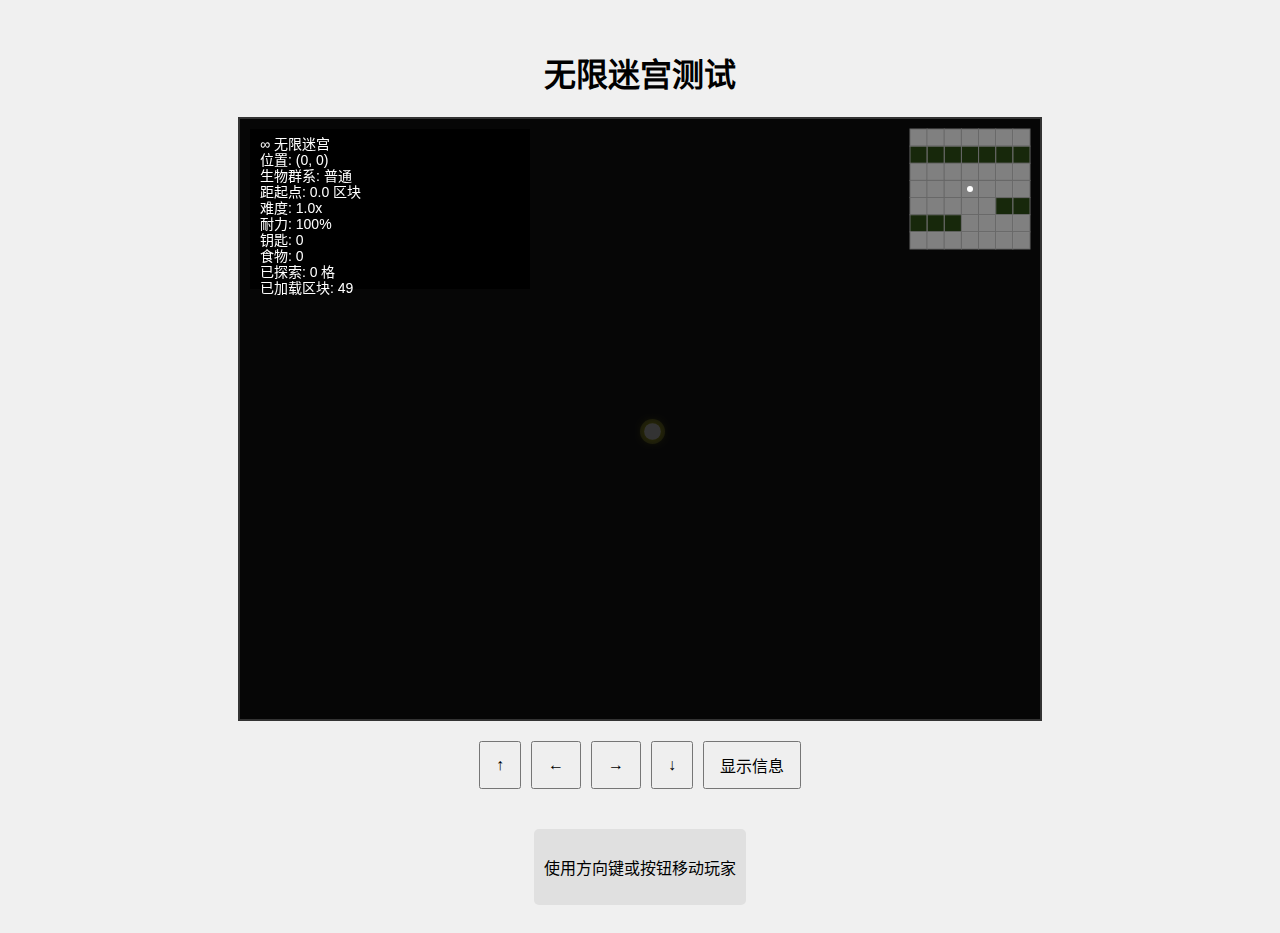
<file: test-infinite-maze.html>
<!DOCTYPE html>
<html lang="zh-CN">
<head>
    <meta charset="UTF-8">
    <meta name="viewport" content="width=device-width, initial-scale=1.0">
    <title>无限迷宫测试</title>
    <style>
        body {
            font-family: Arial, sans-serif;
            display: flex;
            flex-direction: column;
            align-items: center;
            padding: 20px;
            background-color: #f0f0f0;
        }
        #mazeCanvas {
            border: 2px solid #333;
            background-color: #fff;
        }
        .controls {
            margin: 20px 0;
            display: flex;
            gap: 10px;
        }
        button {
            padding: 10px 15px;
            font-size: 16px;
            cursor: pointer;
        }
        .info {
            margin-top: 20px;
            padding: 10px;
            background-color: #e0e0e0;
            border-radius: 5px;
        }
    </style>
</head>
<body>
    <h1>无限迷宫测试</h1>
    <canvas id="mazeCanvas" width="800" height="600"></canvas>
    
    <div class="controls">
        <button onclick="moveUp()">↑</button>
        <button onclick="moveLeft()">←</button>
        <button onclick="moveRight()">→</button>
        <button onclick="moveDown()">↓</button>
        <button onclick="showInfo()">显示信息</button>
    </div>
    
    <div class="info" id="infoPanel">
        <p>使用方向键或按钮移动玩家</p>
    </div>

    <!-- 加载必要的脚本 -->
    <script src="js/maze.js"></script>
    <script src="js/generator.js"></script>
    <script src="js/advanced-mazes.js"></script>
    <script src="js/complex-mazes.js"></script>
    <script src="js/complex-renderer.js"></script>

    <script>
        let infiniteMaze;
        let renderer;
        
        // 初始化无限迷宫
        function init() {
            const canvas = document.getElementById('mazeCanvas');
            infiniteMaze = new MazeAdvanced.InfiniteMaze(20);
            
            // 加载初始区块
            infiniteMaze.loadChunksAround(0, 0);
            
            // 创建渲染器
            renderer = new MazeComplexRenderers.InfiniteRenderer(canvas, infiniteMaze);
            
            // 生成迷宫
            generateMaze();
        }
        
        // 生成迷宫
        function generateMaze() {
            // 为每个区块生成迷宫
            const chunks = Array.from(infiniteMaze.chunks.values());
            chunks.forEach(chunk => {
                const generator = new RecursiveBacktrackingGenerator(chunk);
                generator.generate(0); // 瞬间生成
            });
            
            // 确保连接
            infiniteMaze.ensureAllConnections();
            
            // 绘制
            renderer.draw();
        }
        
        // 移动函数
        function moveUp() {
            movePlayer(infiniteMaze.playerPos.row - 1, infiniteMaze.playerPos.col);
        }
        
        function moveDown() {
            movePlayer(infiniteMaze.playerPos.row + 1, infiniteMaze.playerPos.col);
        }
        
        function moveLeft() {
            movePlayer(infiniteMaze.playerPos.row, infiniteMaze.playerPos.col - 1);
        }
        
        function moveRight() {
            movePlayer(infiniteMaze.playerPos.row, infiniteMaze.playerPos.col + 1);
        }
        
        function movePlayer(newRow, newCol) {
            if (infiniteMaze.movePlayer(newRow, newCol)) {
                renderer.cameraPos = { row: newRow, col: newCol };
                renderer.draw();
                updateInfo();
            }
        }
        
        // 显示信息
        function showInfo() {
            const infoPanel = document.getElementById('infoPanel');
            const chunk = infiniteMaze.getChunkForCell(
                infiniteMaze.playerPos.row, 
                infiniteMaze.playerPos.col
            );
            
            const distance = Math.sqrt(
                chunk.chunkCoords.row * chunk.chunkCoords.row +
                chunk.chunkCoords.col * chunk.chunkCoords.col
            ).toFixed(1);
            
            infoPanel.innerHTML = `
                <p><strong>位置:</strong> (${infiniteMaze.playerPos.row}, ${infiniteMaze.playerPos.col})</p>
                <p><strong>区块坐标:</strong> (${chunk.chunkCoords.row}, ${chunk.chunkCoords.col})</p>
                <p><strong>生物群系:</strong> ${chunk.biome.name}</p>
                <p><strong>距起点:</strong> ${distance} 区块</p>
                <p><strong>耐力:</strong> ${infiniteMaze.stamina.toFixed(0)}%</p>
                <p><strong>钥匙:</strong> ${infiniteMaze.collectedKeys.size}</p>
                <p><strong>食物:</strong> ${infiniteMaze.collectedFood}</p>
                <p><strong>已加载区块:</strong> ${infiniteMaze.loadedChunks.size}</p>
            `;
        }
        
        function updateInfo() {
            const infoPanel = document.getElementById('infoPanel');
            infoPanel.innerHTML = `
                <p><strong>位置:</strong> (${infiniteMaze.playerPos.row}, ${infiniteMaze.playerPos.col})</p>
                <p>使用方向键或按钮移动玩家</p>
            `;
        }
        
        // 页面加载完成后初始化
        window.onload = function() {
            init();
        };
    </script>
</body>
</html>
</file>
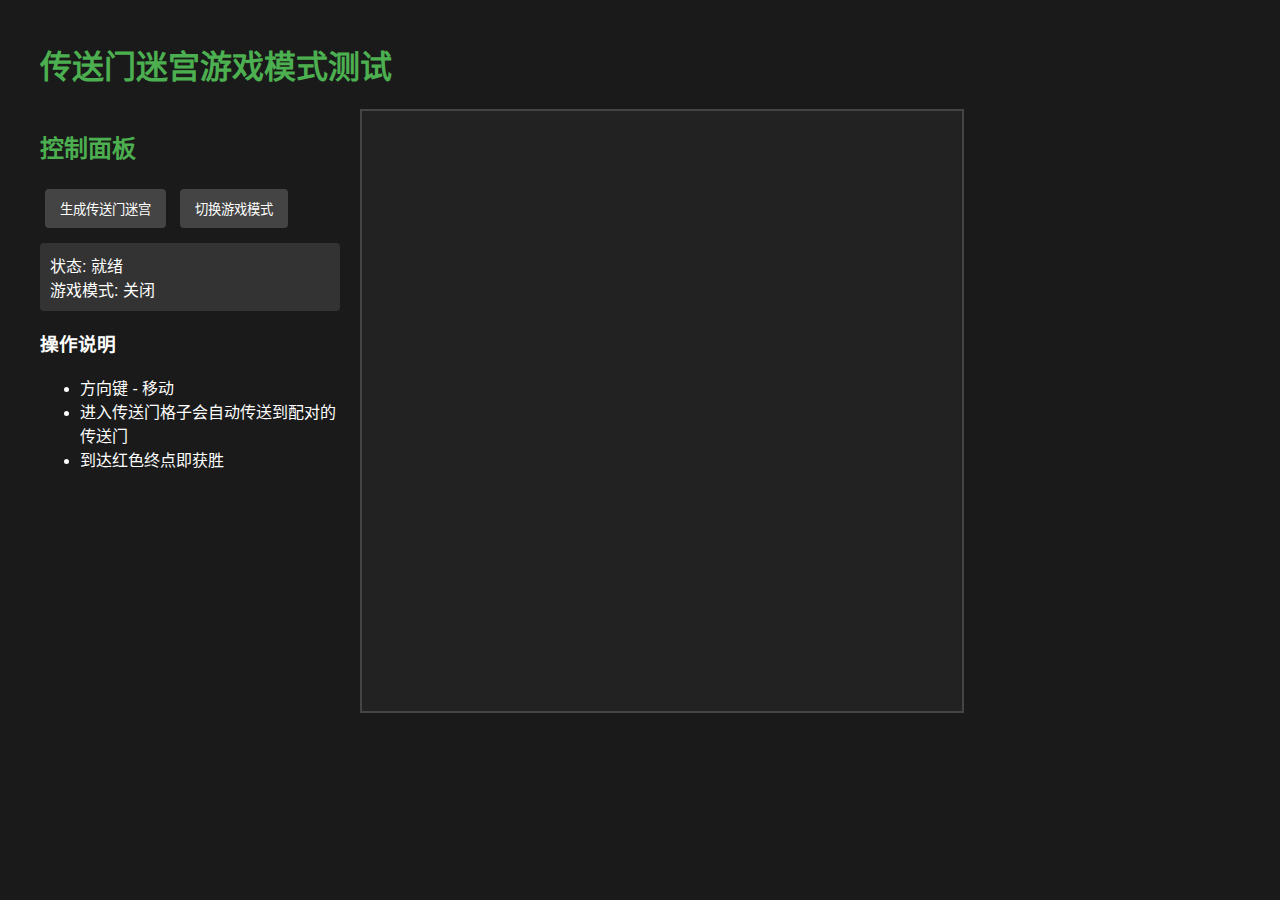
<file: test-portal-game.html>
<!DOCTYPE html>
<html lang="zh-CN">
<head>
    <meta charset="UTF-8">
    <meta name="viewport" content="width=device-width, initial-scale=1.0">
    <title>传送门迷宫游戏模式测试</title>
    <style>
        body {
            font-family: Arial, sans-serif;
            max-width: 1200px;
            margin: 0 auto;
            padding: 20px;
            background: #1a1a1a;
            color: #fff;
        }
        .container {
            display: flex;
            gap: 20px;
        }
        .controls {
            width: 300px;
        }
        .game-area {
            flex: 1;
        }
        canvas {
            border: 2px solid #444;
            background: #222;
        }
        button {
            background: #444;
            color: white;
            border: none;
            padding: 10px 15px;
            margin: 5px;
            cursor: pointer;
            border-radius: 4px;
        }
        button:hover {
            background: #666;
        }
        .status {
            background: #333;
            padding: 10px;
            border-radius: 4px;
            margin: 10px 0;
        }
        h1, h2 {
            color: #4CAF50;
        }
    </style>
</head>
<body>
    <h1>传送门迷宫游戏模式测试</h1>
    
    <div class="container">
        <div class="controls">
            <h2>控制面板</h2>
            <button onclick="generateMaze()">生成传送门迷宫</button>
            <button onclick="toggleGameMode()">切换游戏模式</button>
            <div class="status">
                <div>状态: <span id="status">就绪</span></div>
                <div>游戏模式: <span id="gameModeStatus">关闭</span></div>
            </div>
            <h3>操作说明</h3>
            <ul>
                <li>方向键 - 移动</li>
                <li>进入传送门格子会自动传送到配对的传送门</li>
                <li>到达红色终点即获胜</li>
            </ul>
        </div>
        
        <div class="game-area">
            <canvas id="mazeCanvas" width="600" height="600"></canvas>
        </div>
    </div>

    <!-- 加载必要的脚本 -->
    <script src="js/maze.js"></script>
    <script src="js/generator.js"></script>
    <script src="js/solver.js"></script>
    <script src="js/renderer.js"></script>
    <script src="js/complex-mazes.js"></script>
    <script src="js/complex-renderer.js"></script>
    <script src="js/extensions.js"></script>
    
    <script>
        let maze, renderer, generator;
        let gameMode = null;
        let gameModeEnabled = false;
        
        // 初始化
        window.onload = function() {
            const canvas = document.getElementById('mazeCanvas');
            // 创建传送门迷宫
            generateMaze();
        };
        
        // 生成传送门迷宫
        function generateMaze() {
            const canvas = document.getElementById('mazeCanvas');
            
            // 创建传送门迷宫 (15x15, 8个传送门)
            maze = new MazeComplex.PortalMaze(15, 15, 8);
            
            // 创建渲染器
            renderer = new MazeComplexRenderers.PortalRenderer(canvas, maze);
            
            // 创建生成器并生成迷宫
            generator = new Generator(maze, renderer);
            
            // 生成迷宫
            generator.generate(0).then(() => {
                renderer.draw();
                updateStatus('传送门迷宫已生成');
            });
        }
        
        // 切换游戏模式
        function toggleGameMode() {
            gameModeEnabled = !gameModeEnabled;
            
            if (gameModeEnabled) {
                // 启动游戏模式
                if (gameMode) {
                    gameMode.stop();
                }
                gameMode = new MazeExtensions.GameMode(maze, renderer);
                gameMode.start();
                document.getElementById('gameModeStatus').textContent = '开启';
                document.getElementById('gameModeStatus').style.color = 'lime';
                updateStatus('游戏模式已启动 - 使用方向键移动');
            } else {
                // 停止游戏模式
                if (gameMode) {
                    gameMode.stop();
                    gameMode = null;
                }
                document.getElementById('gameModeStatus').textContent = '关闭';
                document.getElementById('gameModeStatus').style.color = 'white';
                updateStatus('游戏模式已关闭');
                // 重新绘制迷宫
                renderer.draw();
            }
        }
        
        // 更新状态显示
        function updateStatus(message) {
            document.getElementById('status').textContent = message;
        }
    </script>
</body>
</html>
</file>
<file: css/style.css>
* {
    margin: 0;
    padding: 0;
    box-sizing: border-box;
}

:root {
    --primary-color: #4a90e2;
    --success-color: #27ae60;
    --warning-color: #f39c12;
    --danger-color: #e74c3c;
    --info-color: #3498db;
    --bg-color: #1a1a2e;
    --panel-bg: #16213e;
    --text-color: #eee;
    --border-color: #0f3460;
}

body {
    font-family: 'Segoe UI', Tahoma, Geneva, Verdana, sans-serif;
    background: linear-gradient(135deg, var(--bg-color) 0%, #0f3460 100%);
    color: var(--text-color);
    min-height: 100vh;
    padding: 20px;
}

.container {
    max-width: 1400px;
    margin: 0 auto;
}

header {
    text-align: center;
    margin-bottom: 30px;
    padding: 20px;
    background: var(--panel-bg);
    border-radius: 10px;
    box-shadow: 0 4px 6px rgba(0, 0, 0, 0.3);
}

header h1 {
    font-size: 2.5rem;
    margin-bottom: 10px;
    background: linear-gradient(45deg, #4a90e2, #27ae60);
    -webkit-background-clip: text;
    -webkit-text-fill-color: transparent;
    background-clip: text;
}

.subtitle {
    color: #888;
    font-size: 1rem;
}

.main-content {
    display: grid;
    grid-template-columns: 300px 1fr;
    gap: 20px;
    margin-bottom: 20px;
}

.controls-panel {
    background: var(--panel-bg);
    padding: 20px;
    border-radius: 10px;
    box-shadow: 0 4px 6px rgba(0, 0, 0, 0.3);
    max-height: 800px;
    overflow-y: auto;
}

.controls-panel::-webkit-scrollbar {
    width: 8px;
}

.controls-panel::-webkit-scrollbar-track {
    background: var(--bg-color);
    border-radius: 4px;
}

.controls-panel::-webkit-scrollbar-thumb {
    background: var(--primary-color);
    border-radius: 4px;
}

.control-section {
    margin-bottom: 25px;
    padding-bottom: 20px;
    border-bottom: 1px solid var(--border-color);
}

.control-section:last-child {
    border-bottom: none;
}

.control-section h3 {
    font-size: 1.1rem;
    margin-bottom: 15px;
    color: var(--primary-color);
}

.control-group {
    margin-bottom: 15px;
}

.control-group label {
    display: block;
    margin-bottom: 8px;
    font-size: 0.9rem;
    color: #ccc;
}

.control-group input[type="range"] {
    width: 100%;
    height: 6px;
    background: var(--border-color);
    outline: none;
    border-radius: 3px;
}

.control-group input[type="range"]::-webkit-slider-thumb {
    appearance: none;
    width: 18px;
    height: 18px;
    background: var(--primary-color);
    cursor: pointer;
    border-radius: 50%;
    box-shadow: 0 0 10px rgba(74, 144, 226, 0.5);
}

.control-select {
    width: 100%;
    padding: 10px;
    background: var(--bg-color);
    color: var(--text-color);
    border: 1px solid var(--border-color);
    border-radius: 5px;
    margin-bottom: 10px;
    font-size: 0.9rem;
    cursor: pointer;
}

.btn {
    width: 100%;
    padding: 12px;
    border: none;
    border-radius: 5px;
    font-size: 1rem;
    font-weight: bold;
    cursor: pointer;
    transition: all 0.3s ease;
    text-transform: uppercase;
    letter-spacing: 0.5px;
}

.btn:hover {
    transform: translateY(-2px);
    box-shadow: 0 4px 12px rgba(0, 0, 0, 0.4);
}

.btn:disabled {
    opacity: 0.5;
    cursor: not-allowed;
    transform: none;
}

.btn-primary {
    background: var(--primary-color);
    color: white;
}

.btn-success {
    background: var(--success-color);
    color: white;
}

.btn-warning {
    background: var(--warning-color);
    color: white;
}

.btn-danger {
    background: var(--danger-color);
    color: white;
}

.btn-info {
    background: var(--info-color);
    color: white;
}

.speed-controls {
    display: grid;
    grid-template-columns: repeat(5, 1fr);
    gap: 5px;
}

.btn-speed {
    padding: 8px 4px;
    background: var(--bg-color);
    color: var(--text-color);
    border: 1px solid var(--border-color);
    border-radius: 5px;
    cursor: pointer;
    font-size: 0.8rem;
    transition: all 0.3s ease;
}

.btn-speed:hover {
    background: var(--border-color);
}

.btn-speed.active {
    background: var(--primary-color);
    border-color: var(--primary-color);
}

.canvas-section {
    background: var(--panel-bg);
    padding: 20px;
    border-radius: 10px;
    box-shadow: 0 4px 6px rgba(0, 0, 0, 0.3);
    display: flex;
    flex-direction: column;
    align-items: center;
    justify-content: center;
    position: relative;
    min-height: 600px;
}

.maze-description {
    width: 100%;
    max-width: 600px;
    background: rgba(74, 144, 226, 0.1);
    border: 2px solid var(--primary-color);
    border-radius: 8px;
    padding: 15px 20px;
    margin-bottom: 20px;
    box-shadow: 0 2px 8px rgba(74, 144, 226, 0.2);
}

.maze-description h3 {
    margin: 0 0 10px 0;
    color: var(--primary-color);
    font-size: 1.1rem;
    display: flex;
    align-items: center;
    gap: 8px;
}

.maze-description h3::before {
    content: '💡';
    font-size: 1.2rem;
}

.maze-description p {
    margin: 0;
    color: var(--text-color);
    font-size: 0.95rem;
    line-height: 1.5;
}

.maze-description.quantum {
    border-color: #0ff;
    background: rgba(0, 255, 255, 0.1);
    box-shadow: 0 2px 8px rgba(0, 255, 255, 0.3);
}

.maze-description.quantum h3 {
    color: #0ff;
}

.maze-description.quantum h3::before {
    content: '⚛️';
}

#mazeCanvas {
    border: 2px solid var(--border-color);
    border-radius: 5px;
    background: #000;
    display: block;
}

.canvas-overlay {
    position: absolute;
    top: 50%;
    left: 50%;
    transform: translate(-50%, -50%);
    text-align: center;
    font-size: 1.5rem;
    color: #666;
    pointer-events: none;
}

.canvas-overlay.hidden {
    display: none;
}

.info-panel {
    background: var(--panel-bg);
    padding: 20px;
    border-radius: 10px;
    box-shadow: 0 4px 6px rgba(0, 0, 0, 0.3);
    display: grid;
    grid-template-columns: repeat(auto-fit, minmax(200px, 1fr));
    gap: 15px;
}

.info-panel-header {
    padding-bottom: 10px;
    border-bottom: 2px solid var(--primary-color);
    margin-bottom: 5px;
}

.info-panel-header h3 {
    margin: 0;
    font-size: 1rem;
    color: var(--primary-color);
    font-weight: 600;
}

.info-item {
    display: flex;
    flex-direction: column;
    gap: 5px;
}

.info-label {
    font-size: 0.9rem;
    color: #888;
    text-transform: uppercase;
    letter-spacing: 0.5px;
}

.info-value {
    font-size: 1.3rem;
    font-weight: bold;
    color: var(--primary-color);
}

/* 响应式设计 */
@media (max-width: 1024px) {
    .main-content {
        grid-template-columns: 1fr;
    }

    .controls-panel {
        max-height: none;
    }
}

@media (max-width: 768px) {
    header h1 {
        font-size: 1.8rem;
    }

    .info-panel {
        grid-template-columns: repeat(2, 1fr);
    }

    .speed-controls {
        grid-template-columns: repeat(3, 1fr);
    }
}

/* 主题样式 */
body.theme-neon {
    --primary-color: #00ffff;
    --success-color: #00ff00;
    --bg-color: #0a0e27;
    --panel-bg: #1a1f3a;
}

body.theme-nature {
    --primary-color: #8bc34a;
    --success-color: #4caf50;
    --bg-color: #1b5e20;
    --panel-bg: #2e7d32;
}

body.theme-cyberpunk {
    --primary-color: #ff00ff;
    --success-color: #00ffff;
    --bg-color: #120458;
    --panel-bg: #1e0a46;
}

body.theme-minimal {
    --primary-color: #333;
    --success-color: #555;
    --bg-color: #f5f5f5;
    --panel-bg: #fff;
    --text-color: #333;
    --border-color: #ddd;
}

/* 动画效果 */
@keyframes pulse {
    0%, 100% {
        opacity: 1;
    }
    50% {
        opacity: 0.5;
    }
}

.pulsing {
    animation: pulse 1s infinite;
}

/* 游戏模式开关 */
.game-mode-toggle {
    display: flex;
    align-items: center;
    gap: 15px;
    padding: 10px 0;
}

.toggle-switch {
    position: relative;
    display: inline-block;
    width: 50px;
    height: 26px;
}

.toggle-switch input {
    opacity: 0;
    width: 0;
    height: 0;
}

.toggle-slider {
    position: absolute;
    cursor: pointer;
    top: 0;
    left: 0;
    right: 0;
    bottom: 0;
    background-color: var(--border-color);
    transition: 0.4s;
    border-radius: 26px;
}

.toggle-slider:before {
    position: absolute;
    content: "";
    height: 18px;
    width: 18px;
    left: 4px;
    bottom: 4px;
    background-color: white;
    transition: 0.4s;
    border-radius: 50%;
}

input:checked + .toggle-slider {
    background-color: var(--success-color);
}

input:checked + .toggle-slider:before {
    transform: translateX(24px);
}

.toggle-slider:hover {
    box-shadow: 0 0 8px rgba(74, 144, 226, 0.5);
}

.toggle-label {
    font-size: 1rem;
    font-weight: bold;
    color: var(--text-color);
    min-width: 40px;
}

.toggle-hint {
    margin: 8px 0 0 0;
    font-size: 0.8rem;
    color: #888;
    font-style: italic;
}

/* 添加六边形迷宫控制提示 */
.hex-controls-hint {
    margin: 8px 0 0 0;
    font-size: 0.8rem;
    color: #888;
    font-style: italic;
    display: none;
}
</file>
